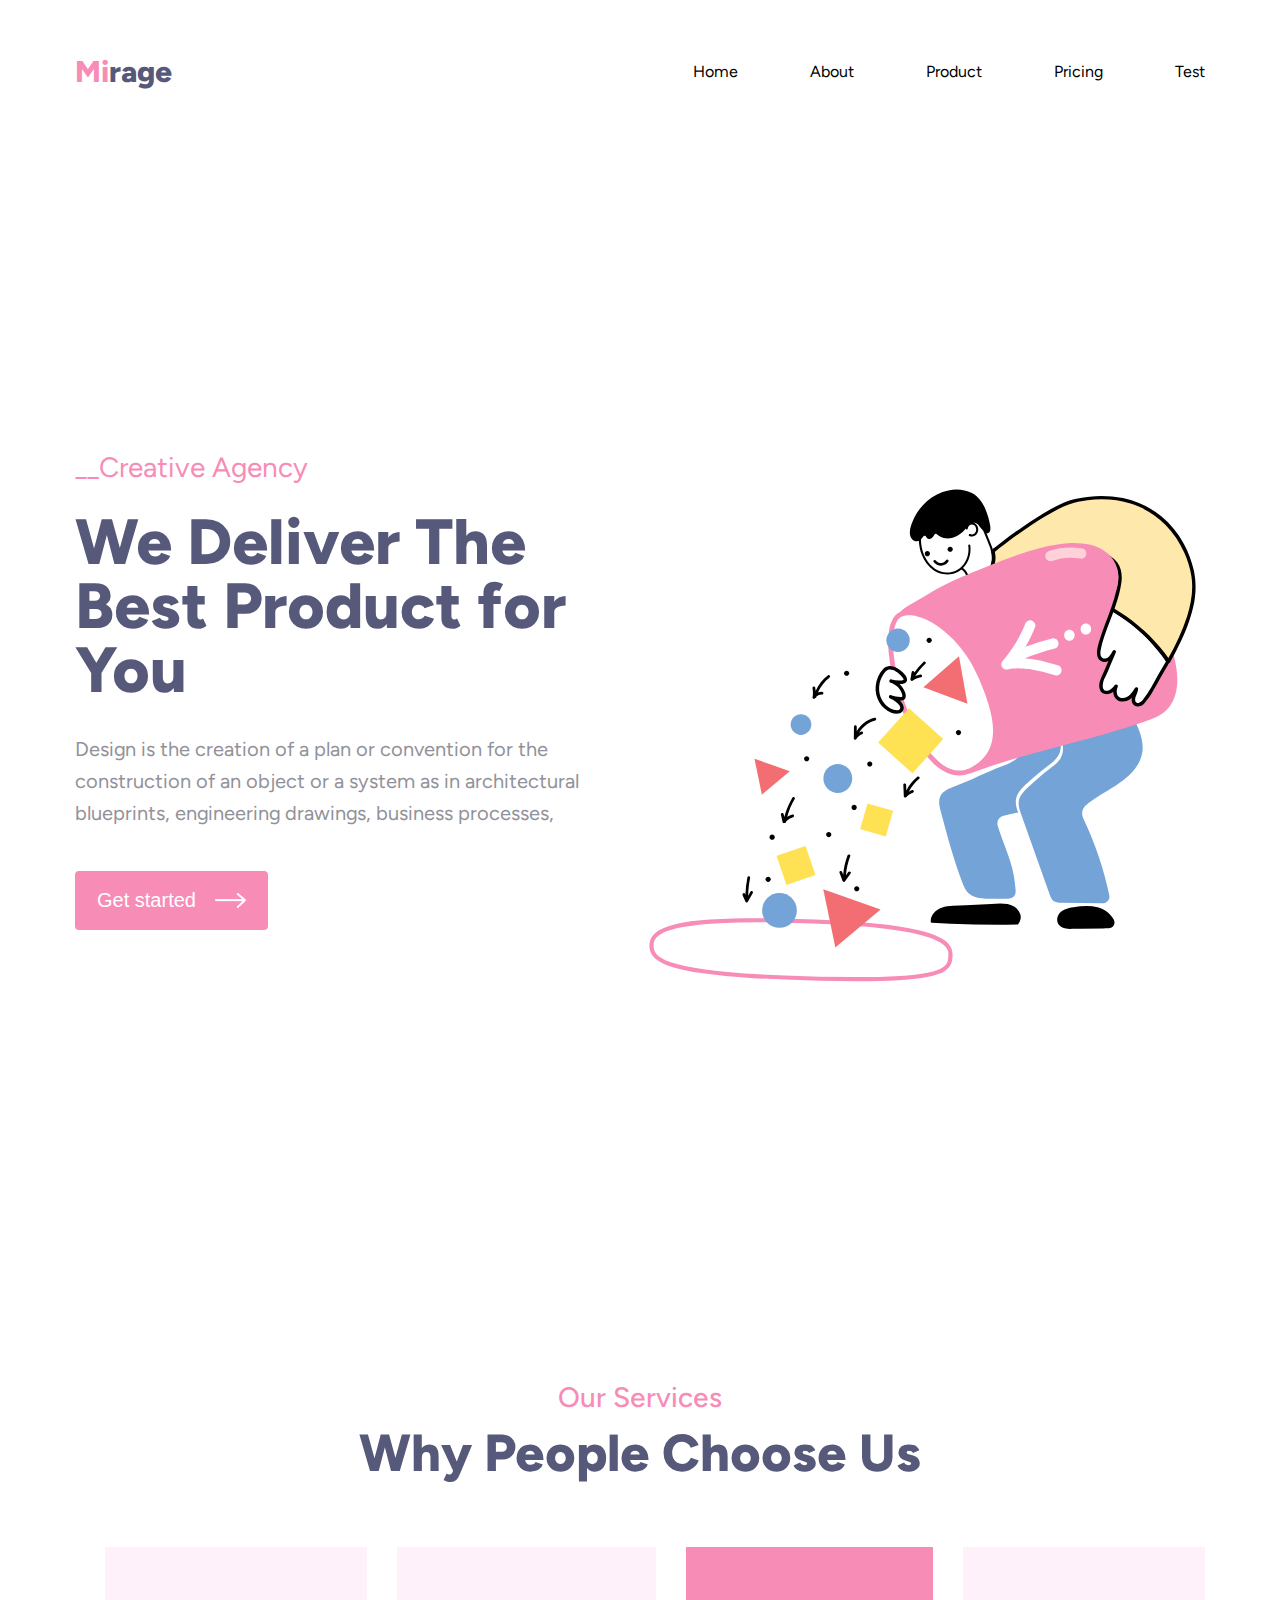
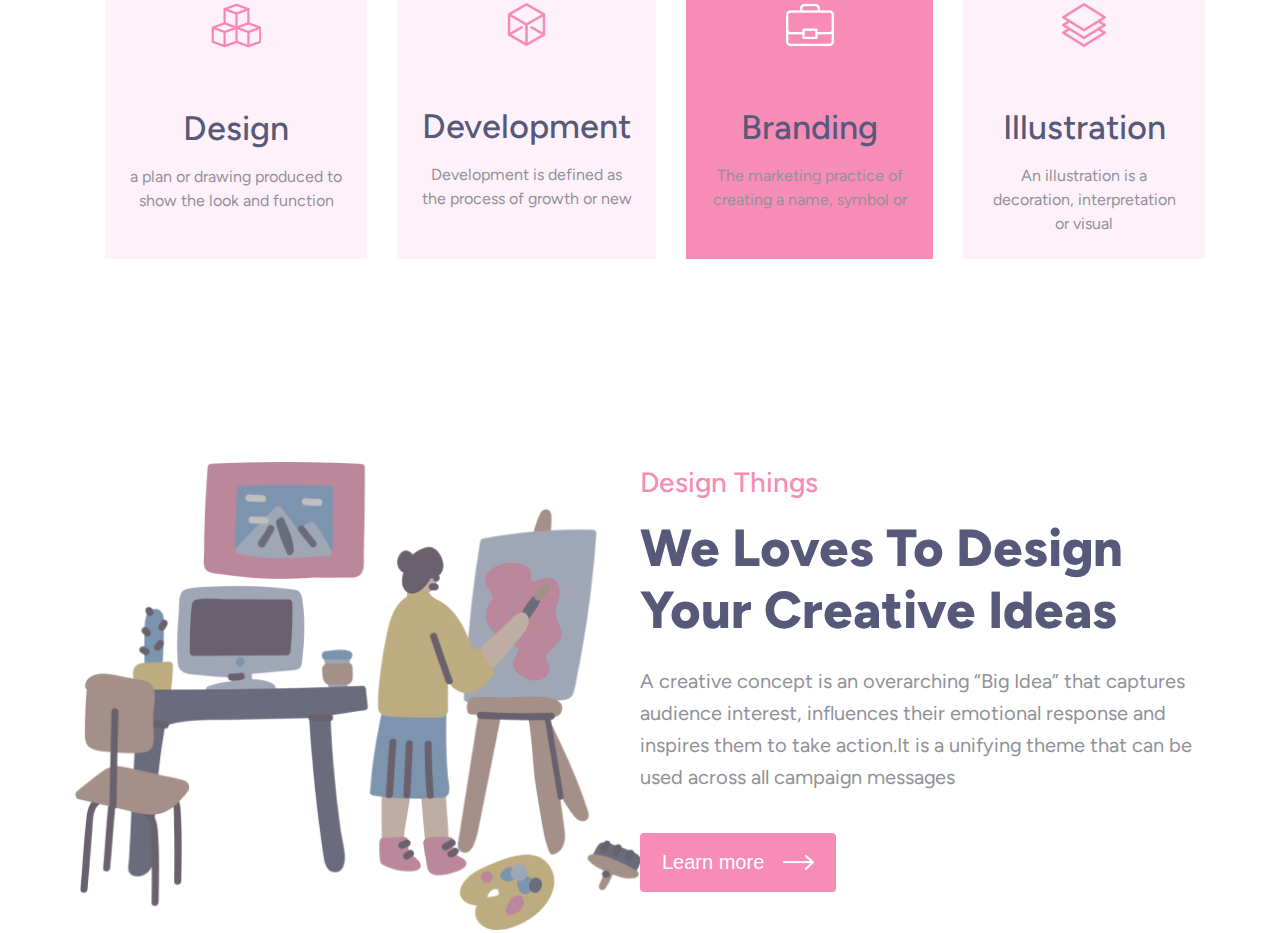
<file: index.html>
<!DOCTYPE html>
<html lang="en">

<head>
    <meta charset="UTF-8">
    <meta http-equiv="X-UA-Compatible" content="IE=edge">
    <meta name="viewport" content="width=device-width, initial-scale=1.0">
    <title>Mirage</title>
    <link rel="stylesheet" href="./asseits/css/reset.css">
    <link rel="stylesheet" href="./asseits/css/style.css">
</head>

<body>
    <header class="header">
        <div class="contener">
            <div class="header__contener">
                <h1 class="header__logo"><span class="text--primary">Mi</span>rage</h1>
                <nav class="header__nav">
                    <ul class="header__menu">
                        <li class="header__menu-item"><a href="#">Home</a></li>
                        <li class="header__menu-item"><a href="#">About</a></li>
                        <li class="header__menu-item"><a href="#">Product</a></li>
                        <li class="header__menu-item"><a href="#">Pricing</a></li>
                        <li class="header__menu-item"><a href="#">Test</a></li>
                    </ul>
                </nav>
            </div>
        </div>

    </header>
    <main>
        <section class="intro">
            <div class="contener">
                <div class="intro__content">
                    <div class="intro__decscripton">
                        <h2 class="intro__title">
                            __Creative Agency
                        </h2>
                        <h3 class="intro__subtitle">
                            We Deliver The Best
                            Product for You
                        </h3>
                        <p class="intro__detailse">
                            Design is the creation of a plan or convention for the construction of an object or a system
                            as in architectural
                            blueprints, engineering drawings, business processes,
                        </p>
                        <button class=" intro__button base-button base-button--primary">
                            <span class="intro__button-text">Get started</span>
                            <img class="intro__button-icon" src="./asseits/css/icons/Vector 2.png" alt="Arow"></button>
                    </div>
                    <div class="intro__image-wraper">
                        <img class="intro__image" src="./asseits/images/intro-image.svg" alt="">

                    </div>
                </div>
            </div>
        </section>
    </main>

    <main>
        <section class="services">
            <h2 class="services__title">Our Services</h2>
            <h3 class="services__sbtitle">Why People Choose Us</h3>
            <div class="contener">
                <div class="services__decscripton">
                    <div class="services__decscripton-block">
                        <img class="services__decscripton-img" src="./asseits/images/Vector (4).png" alt="">
                        <h3 class="services__decscripton-title">Design</h3>
                        <p class="services__decscripton-text">a plan or drawing produced to show the look and function
                        </p>
                    </div>
                    <div class="services__decscripton-block">
                        <img class="services__decscripton-img" src="/asseits/images/Vector (1).png" alt="">
                        <h3 class="services__decscripton-title">Development</h3>
                        <p class="services__decscripton-text">Development is defined as the process of growth or new</p>
                    </div>
                    <div class="services__decscripton-block">
                        <img class="services__decscripton-img" src="./asseits/images/Vector (2).png" alt="">
                        <h3 class="services__decscripton-title">Branding</h3>
                        <p class="services__decscripton-text">The marketing practice of creating a name, symbol or</p>
                    </div>
                    <div class="services__decscripton-block">
                        <img class="services__decscripton-img" src="./asseits/images/Vector (3).png" alt="">
                        <h3 class="services__decscripton-title">Illustration</h3>
                        <p class="services__decscripton-text">An illustration is a decoration, interpretation or visual
                        </p>
                    </div>
                </div>
                <div class="services__decscription2">
                    <div class="services__decscription-block2">
                        <img class="services__decscription-img2" src="./asseits/images/services-img2.png" alt="">
                    </div>
                    <div class="services__decscription-block3">
                        <p class="services__decscription-block3-text">Design Things</p>
                        <h2 class="services__decscription-block3-title"> We Loves To Design Your Creative Ideas</h2>
                        <p class="services__decscription-block3-text2">A creative concept is an overarching “Big Idea”
                            that captures audience interest, influences their emotional response and
                            inspires them to take action.It is a unifying theme that can be used across all campaign
                            messages</p>
                        <button class=" services__button base-button base-button--primary">
                            <span class="services__button-text">Learn more</span>
                            <img class="services__button-icon" src="/asseits/css/icons/Vector 2.png" alt="">
                        </button>
                    </div>
                </div>
            </div>


        </section>
    </main>
</body>

</html>
</file>
<file: asseits/css/style.css>
/* Fonts */
@import url('../fonts/fonts.css');


/* Variables */
@import url('./var.css');
@import url('./main.css');

/* UI */
@import url('./Ui/button.css');

/* Sections */
@import url('./sections/intro.css');
@import url('./sections/services.css');

/* Header */
@import url('./sections/header.css');
</file>
